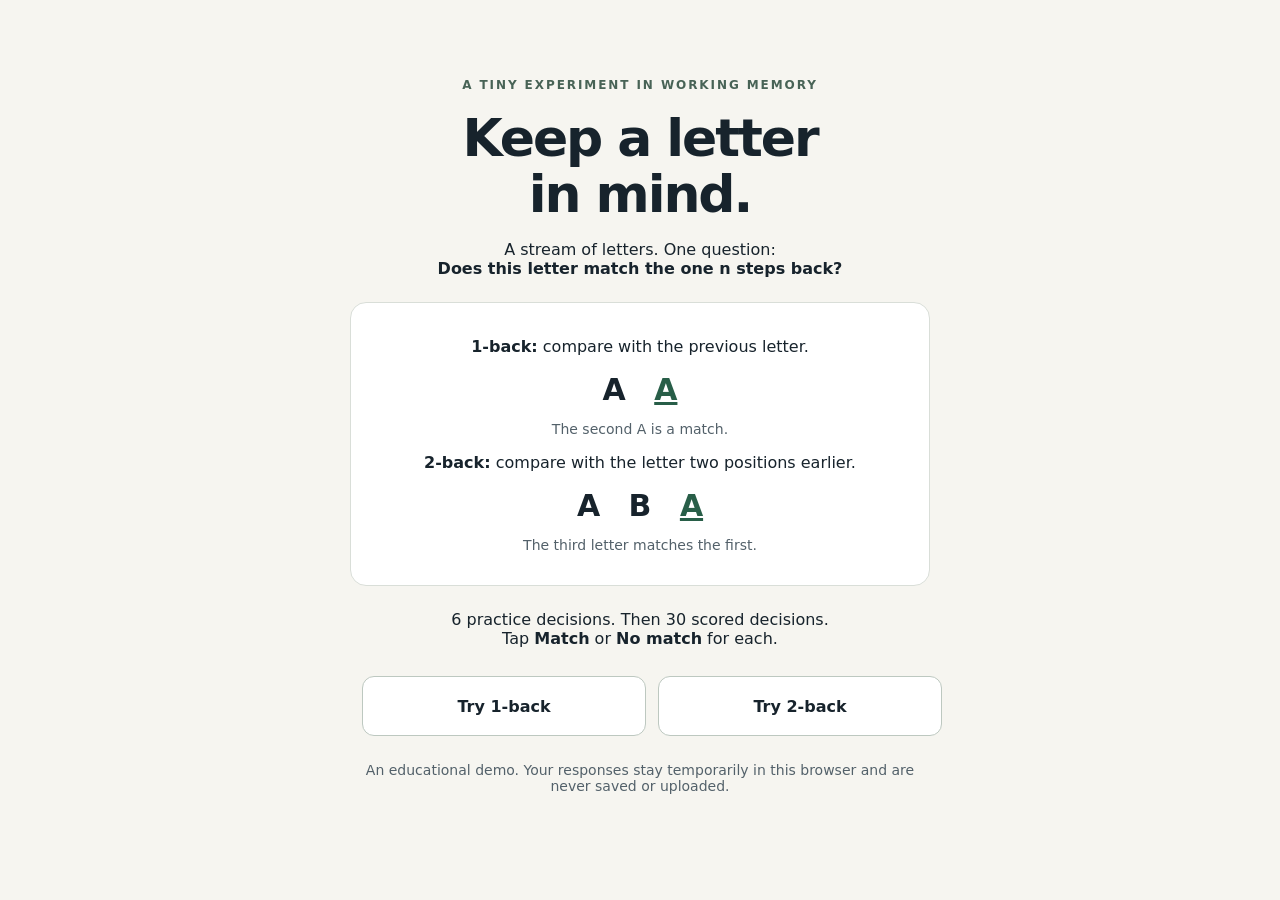
<file: cholnoky_26/nback-demo/index.html>
<!doctype html>
<html lang="en">
<head>
  <meta charset="utf-8">
  <meta name="viewport" content="width=device-width, initial-scale=1, viewport-fit=cover">
  <meta name="referrer" content="no-referrer">
  <title>One step / Two steps — N-back demo</title>
  <link rel="stylesheet" href="vendor/jspsych.css">
  <link rel="stylesheet" href="style.css?v=2">
</head>
<body>
  <main id="experiment">
    <div class="intro">
      <div class="eyebrow">A tiny experiment in working memory</div>
      <h1>Keep a letter<br>in mind.</h1>
      <p>A stream of letters. One question:<br><strong>Does this letter match the one n steps back?</strong></p>
      <div class="example">
        <p><strong>1-back:</strong> compare with the previous letter.</p>
        <div class="sequence">A <b>A</b></div>
        <p class="muted">The second A is a match.</p>
        <p><strong>2-back:</strong> compare with the letter two positions earlier.</p>
        <div class="sequence">A B <b>A</b></div>
        <p class="muted">The third letter matches the first.</p>
      </div>
      <p>6 practice decisions. Then 30 scored decisions.<br>Tap <strong>Match</strong> or <strong>No match</strong> for each.</p>
      <div id="choice-buttons">
        <button class="jspsych-btn" id="one-back">Try 1-back</button>
        <button class="jspsych-btn" id="two-back">Try 2-back</button>
      </div>
      <p class="muted">An educational demo. Your responses stay temporarily in this browser and are never saved or uploaded.</p>
      <p class="muted" id="load-error" role="alert"></p>
    </div>
  </main>
  <noscript>This demo needs JavaScript enabled.</noscript>
  <script src="vendor/jspsych.js"></script>
  <script src="vendor/html-button-response.js"></script>
  <script src="app.js?v=2"></script>
</body>
</html>
</file>
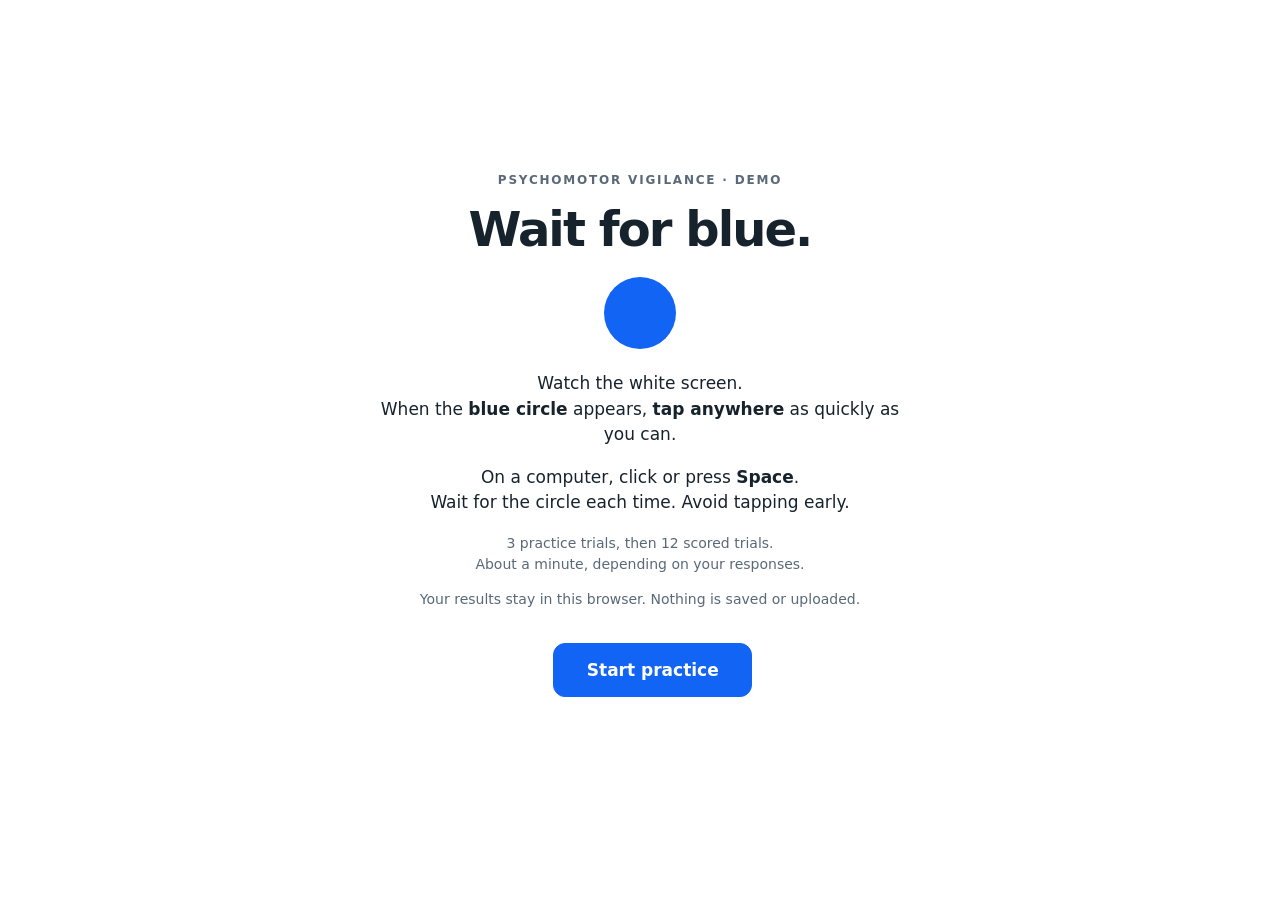
<file: cholnoky_26/pvt-demo/index.html>
<!doctype html>
<html lang="en">
<head>
  <meta charset="utf-8">
  <meta name="viewport" content="width=device-width, initial-scale=1, viewport-fit=cover">
  <meta name="referrer" content="no-referrer">
  <title>Blue circle — PVT demo</title>
  <link rel="stylesheet" href="vendor/jspsych.css">
  <link rel="stylesheet" href="style.css">
</head>
<body>
  <main id="experiment"></main>
  <noscript>This demo needs JavaScript enabled.</noscript>
  <script src="vendor/jspsych.js"></script>
  <script src="vendor/html-button-response.js"></script>
  <script src="app.js?v=2"></script>
</body>
</html>
</file>
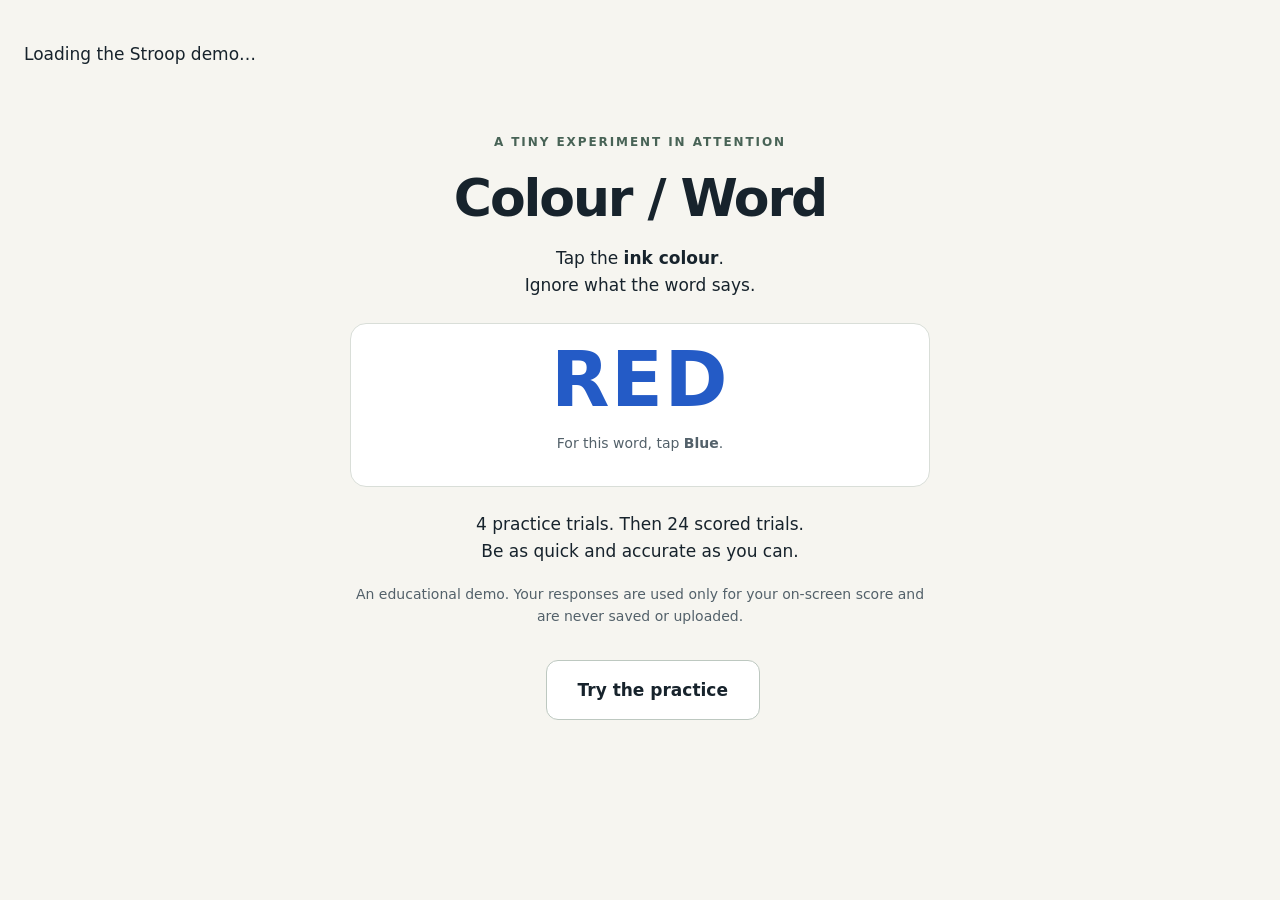
<file: cholnoky_26/stroop-demo/index.html>
<!doctype html>
<html lang="en">
<head>
  <meta charset="utf-8">
  <meta name="viewport" content="width=device-width, initial-scale=1, viewport-fit=cover">
  <meta name="referrer" content="no-referrer">
  <meta name="description" content="A short, touch-friendly Stroop demonstration. Responses are not saved or uploaded.">
  <title>Colour / Word — Stroop demo</title>
  <link rel="stylesheet" href="vendor/jspsych.css">
  <style>
    :root { color-scheme: light; font-family: system-ui, sans-serif; color: #17232c; background: #f6f5f0; }
    * { box-sizing: border-box; }
    body { margin: 0; }
    .jspsych-display-element { font-family: system-ui, sans-serif; font-size: 17px; line-height: 1.6; }
    .jspsych-content { width: min(100%, 620px); padding: 24px 20px; }
    h1 { font-size: clamp(32px, 8vw, 52px); line-height: 1.08; letter-spacing: -.04em; margin: 18px 0; }
    h2 { line-height: 1.2; }
    .eyebrow { font-size: 12px; letter-spacing: .16em; text-transform: uppercase; color: #486356; font-weight: 750; }
    .muted { color: #53616a; font-size: 14px; }
    .example { background: white; border: 1px solid #d9ded8; border-radius: 16px; padding: 18px; margin: 24px 0; }
    .word { font-weight: 850; font-size: clamp(46px, 13vw, 76px); letter-spacing: .02em; line-height: 1; }
    .stage { min-height: 190px; display: flex; flex-direction: column; align-items: center; justify-content: center; gap: 32px; }
    #jspsych-html-button-response-btngroup { gap: 12px; width: 100%; margin: 20px auto; }
    .jspsych-btn { width: 100%; min-height: 60px; padding: 14px 18px; border: 1px solid #bdc8c0; border-radius: 12px; background: #fff; color: #17232c; font: inherit; font-weight: 650; touch-action: manipulation; }
    .jspsych-btn:hover { background: #eaf0e9; }
    .jspsych-btn:focus-visible { outline: 3px solid #285e48; outline-offset: 3px; }
    .jspsych-btn:disabled { opacity: .5; }
    .stats { display: grid; grid-template-columns: 1fr 1fr; gap: 12px; margin: 20px 0; }
    .stat { background: #fff; border: 1px solid #d9ded8; padding: 18px 8px; border-radius: 14px; }
    .stat strong { display: block; font-size: 27px; }
    .stat span { font-size: 13px; color: #53616a; }
    .feedback { font-size: 25px; font-weight: 700; }
    @media (max-height: 500px) { .stage { min-height: 110px; gap: 20px; } .jspsych-content { padding: 12px 20px; } }
  </style>
</head>
<body>
  <main id="experiment"><p style="padding:24px">Loading the Stroop demo…</p></main>
  <noscript>This demo needs JavaScript enabled in your browser.</noscript>
  <script src="vendor/jspsych.js"></script>
  <script src="vendor/html-button-response.js"></script>
  <script>
  'use strict';
  if (typeof initJsPsych === 'undefined' || typeof jsPsychHtmlButtonResponse === 'undefined') {
    document.getElementById('experiment').textContent = 'The demo could not load. Upload the vendor folder alongside index.html, then refresh.';
  } else {
    // All state is temporary. No network calls, cookies, browser storage or exports.
    const colours = [
      { name: 'Red', hex: '#c92d34' }, { name: 'Blue', hex: '#245bc6' },
      { name: 'Green', hex: '#167647' }, { name: 'Purple', hex: '#8741ae' }
    ];
    const jsPsych = initJsPsych({ display_element: 'experiment' });
    let practiceFeedback = '';
    let score = { correct: 0, matching: { n: 0, sum: 0 }, conflicting: { n: 0, sum: 0 } };
    const screen = (stimulus, choices, extra = {}) => ({
      type: jsPsychHtmlButtonResponse,
      stimulus, choices, record_data: false,
      button_layout: 'grid', grid_rows: 1,
      ...extra
    });
    const timeline = [screen(`
      <div class="eyebrow">A tiny experiment in attention</div>
      <h1>Colour / Word</h1>
      <p>Tap the <strong>ink colour</strong>.<br>Ignore what the word says.</p>
      <div class="example"><span class="word" style="color:#245bc6">RED</span><p class="muted">For this word, tap <strong>Blue</strong>.</p></div>
      <p>4 practice trials. Then 24 scored trials.<br>Be as quick and accurate as you can.</p>
      <p class="muted">An educational demo. Your responses are used only for your on-screen score and are never saved or uploaded.</p>
    `, ['Try the practice'])];

    function addTrial(ink, word, number, practice) {
      const condition = ink === word ? 'matching' : 'conflicting';
      timeline.push(screen(`
        <div class="stage"><div class="eyebrow">${practice ? 'Practice' : 'Trial'} ${number} / ${practice ? 4 : 24}</div>
        <div class="word" style="color:${colours[ink].hex}">${colours[word].name.toUpperCase()}</div></div>
      `, colours.map(c => c.name), {
        // jsPsych must retain this trial in memory for on_finish to receive data.
        // Nothing writes this in-memory collection to disk or a server.
        record_data: true,
        grid_rows: 2, grid_columns: 2,
        prompt: '<p class="muted">Choose the ink colour.</p>',
        on_finish: data => {
          const correct = data.response === ink;
          if (practice) {
            practiceFeedback = correct ? 'Correct' : `The ink was ${colours[ink].name.toLowerCase()}.`;
          } else if (correct) {
            score.correct++;
            score[condition].n++;
            score[condition].sum += data.rt;
          }
        }
      }));
      // A brief gap prevents a double tap from answering the following trial.
      timeline.push(screen(
        () => practice ? `<div class="stage feedback">${practiceFeedback}</div>` : '<div class="stage" aria-hidden="true">+</div>',
        [], { trial_duration: practice ? 850 : 300 }
      ));
    }
    [[0,0],[1,0],[2,3],[3,3]].forEach(([ink,word],i) => addTrial(ink,word,i+1,true));
    timeline.push(screen('<div class="eyebrow">Ready?</div><h1>Trust the colour.</h1><p>The next 24 trials count towards your score.<br>There is no feedback until the end.</p>', ['Start the demo']));
    // 12 matching + 12 conflicting; both words and ink colours balanced.
    const trials = [];
    colours.forEach((_,ink) => {
      for (let repeat=0; repeat<3; repeat++) trials.push({ink,word:ink});
      colours.forEach((_,word) => { if (ink !== word) trials.push({ink,word}); });
    });
    jsPsych.randomization.shuffle(trials).forEach((t,i) => addTrial(t.ink,t.word,i+1,false));
    timeline.push(screen(() => {
      const mean = s => s.n ? Math.round(s.sum/s.n) : null;
      const matching = mean(score.matching), conflicting = mean(score.conflicting);
      let effect = 'A comparison needs at least one correct answer in each condition.';
      if (matching !== null && conflicting !== null) {
        const difference = conflicting - matching;
        effect = difference > 0
          ? `You were ${difference} ms slower on conflicting words.`
          : difference < 0 ? `You were ${Math.abs(difference)} ms faster on conflicting words this time.`
          : 'Your rounded average times were equal in the two conditions.';
      }
      const totalCorrect = score.matching.n + score.conflicting.n;
      const overall = totalCorrect ? Math.round((score.matching.sum+score.conflicting.sum)/totalCorrect)+' ms' : '—';
      return `<div class="eyebrow">Demo complete</div><h1>Your attention,<br>in action.</h1>
        <div class="stats">
          <div class="stat"><strong>${score.correct} / 24</strong><span>Correct answers</span></div>
          <div class="stat"><strong>${overall}</strong><span>Mean correct response time</span></div>
          <div class="stat"><strong>${matching === null ? '—' : matching+' ms'}</strong><span>Matching · ${score.matching.n}/12 correct</span></div>
          <div class="stat"><strong>${conflicting === null ? '—' : conflicting+' ms'}</strong><span>Conflicting · ${score.conflicting.n}/12 correct</span></div>
        </div><p><strong>${effect}</strong></p>
        <p>Reading the word can interfere with naming its ink colour. That interference is the idea behind the Stroop effect.</p>
        <p class="muted">This short demo may not show the usual pattern every time. It is not a diagnostic assessment; device and touch timing also affect the results.</p>
        <p class="muted">Nothing has been saved or uploaded. Refreshing the page resets the demo.</p>`;
    }, ['Play again'], { on_finish: () => { score = null; window.location.reload(); } }));
    jsPsych.run(timeline);
  }
  </script>
</body>
</html>
</file>
<file: cholnoky_26/nback-demo/style.css>
:root { color-scheme: light; font-family: system-ui, sans-serif; color: #17232c; background: #f6f5f0; }
    * { box-sizing: border-box; }
    body { margin: 0; }
    .jspsych-display-element { font-family: system-ui, sans-serif; font-size: 17px; line-height: 1.6; }
    .jspsych-content { width: min(100%, 620px); padding: 24px 20px; }
    h1 { font-size: clamp(32px, 8vw, 52px); line-height: 1.08; letter-spacing: -.04em; margin: 18px 0; }
    h2 { line-height: 1.2; }
    .eyebrow { font-size: 12px; letter-spacing: .16em; text-transform: uppercase; color: #486356; font-weight: 750; }
    .muted { color: #53616a; font-size: 14px; }
    .example { background: white; border: 1px solid #d9ded8; border-radius: 16px; padding: 18px; margin: 24px 0; }
    .word { font-weight: 850; font-size: clamp(46px, 13vw, 76px); letter-spacing: .02em; line-height: 1; }
    .stage { min-height: 190px; display: flex; flex-direction: column; align-items: center; justify-content: center; gap: 32px; }
    #jspsych-html-button-response-btngroup { gap: 12px; width: 100%; margin: 20px auto; }
    .jspsych-btn { width: 100%; min-height: 60px; padding: 14px 18px; border: 1px solid #bdc8c0; border-radius: 12px; background: #fff; color: #17232c; font: inherit; font-weight: 650; touch-action: manipulation; }
    .jspsych-btn:hover { background: #eaf0e9; }
    .jspsych-btn:focus-visible { outline: 3px solid #285e48; outline-offset: 3px; }
    .jspsych-btn:disabled { opacity: .5; }
    .stats { display: grid; grid-template-columns: 1fr 1fr; gap: 12px; margin: 20px 0; }
    .stat { background: #fff; border: 1px solid #d9ded8; padding: 18px 8px; border-radius: 14px; }
    .stat strong { display: block; font-size: 27px; }
    .stat span { font-size: 13px; color: #53616a; }
    .feedback { font-size: 25px; font-weight: 700; }
    @media (max-height: 500px) { .stage { min-height: 110px; gap: 20px; } .jspsych-content { padding: 12px 20px; } }
  
.letter { font-size: clamp(76px, 22vw, 108px); font-weight: 800; line-height: 1; color: #285e48; }
.sequence { font-size: 30px; word-spacing: 18px; font-weight: 700; }
.sequence b { color: #285e48; text-decoration: underline; }
#choice-buttons { display: grid; grid-template-columns: 1fr 1fr; gap: 12px; }
#experiment > .intro { width: min(100%,620px); margin: 6vh auto; padding: 24px 20px; text-align: center; }

/* The task replaces the landing page and occupies the visible viewport. */
body.experiment-running { height: 100vh; height: 100dvh; overflow: hidden; }
.experiment-running #experiment {
  height: 100vh;
  height: 100dvh;
  width: 100%;
  overflow-y: auto;
  overscroll-behavior: contain;
}
.experiment-running .jspsych-content-wrapper { flex: 1 0 auto; min-height: 100%; }
.experiment-running .jspsych-content { padding: 16px max(16px, env(safe-area-inset-right)) 16px max(16px, env(safe-area-inset-left)); }
.jspsych-content.active-task {
  height: 100vh;
  height: 100dvh;
  min-height: 0;
  display: flex;
  flex-direction: column;
  justify-content: center;
  padding-top: max(12px, env(safe-area-inset-top));
  padding-bottom: max(12px, env(safe-area-inset-bottom));
}
.active-task .stage { min-height: 0; height: clamp(110px, 34dvh, 240px); gap: 16px; }
.active-task .letter { font-size: clamp(48px, 18dvh, 100px); }
.active-task #jspsych-html-button-response-btngroup { flex-shrink: 0; margin: 12px auto; gap: 12px; }
.active-task .muted { margin: 6px 0; font-size: 13px; line-height: 1.4; }
@media (max-height: 450px) {
  .active-task .stage { height: 100px; gap: 6px; }
  .active-task .letter { font-size: 48px; }
  .active-task #jspsych-html-button-response-btngroup { margin: 8px auto; }
  .active-task .jspsych-btn { min-height: 48px; padding: 8px 14px; }
}
</file>
<file: cholnoky_26/pvt-demo/style.css>
:root { color-scheme: light; font-family: system-ui, sans-serif; color: #17232c; background: #fff; }
* { box-sizing: border-box; }
body { margin: 0; background: #fff; height: 100vh; height: 100dvh; overflow: hidden; }
#experiment { height: 100vh; height: 100dvh; width: 100%; background: #fff; overflow-y: auto; overscroll-behavior: contain; }
.jspsych-display-element { font: 17px/1.5 system-ui, sans-serif; }
.jspsych-content-wrapper { flex: 1 0 auto; min-height: 100%; }
.jspsych-content { width: min(100%, 580px); padding: 24px 20px; }
h1 { font-size: clamp(32px, 8vw, 48px); letter-spacing: -.04em; line-height: 1.1; margin: 14px 0 20px; }
.eyebrow { font-size: 12px; letter-spacing: .15em; text-transform: uppercase; color: #596978; font-weight: 700; }
.muted { font-size: 14px; color: #596978; }
.preview-circle { width: 72px; height: 72px; background: #1264f5; border-radius: 50%; margin: 22px auto; }
.jspsych-btn { width: 100%; min-height: 54px; border: 1px solid #1264f5; border-radius: 12px; background: #1264f5; color: white; font: 650 17px system-ui, sans-serif; padding: 14px 20px; touch-action: manipulation; }
.jspsych-btn:hover { background: #084ccd; }
.jspsych-btn:focus-visible { outline: 3px solid #17232c; outline-offset: 3px; }
#jspsych-html-button-response-btngroup { width: 100%; margin: 20px auto; }
.jspsych-content.pvt-active { width: 100%; max-width: none; height: 100vh; height: 100dvh; padding: 0; }
.pvt-surface { position: relative; height: 100%; width: 100%; background: white; touch-action: none; user-select: none; -webkit-user-select: none; cursor: pointer; }
.pvt-label { position: absolute; top: max(20px, env(safe-area-inset-top)); left: 16px; right: 16px; font-size: 12px; letter-spacing: .1em; color: #667481; text-transform: uppercase; }
.blue-circle { position: absolute; left: 50%; top: 50%; transform: translate(-50%, -50%); width: clamp(90px, 23vmin, 140px); height: clamp(90px, 23vmin, 140px); border-radius: 50%; background: #1264f5; }
[hidden] { display: none !important; }
.pvt-message { position: absolute; top: 50%; left: 20px; right: 20px; transform: translateY(-50%); font-size: 28px; font-weight: 700; color: #263a4a; }
.pvt-message small { display: block; font-size: 15px; font-weight: 400; margin-top: 10px; }
.pvt-message button { display: block; width: min(100%, 280px); margin: 22px auto 0; }
.stats { display: grid; grid-template-columns: 1fr 1fr; gap: 12px; margin: 22px 0; }
.stat { border: 1px solid #dbe3ee; padding: 18px 8px; border-radius: 12px; }
.stat strong { display: block; font-size: 28px; }
.stat span { font-size: 13px; color: #596978; }
@media (max-height: 500px) { .jspsych-content { padding: 16px 20px; } }
</file>
